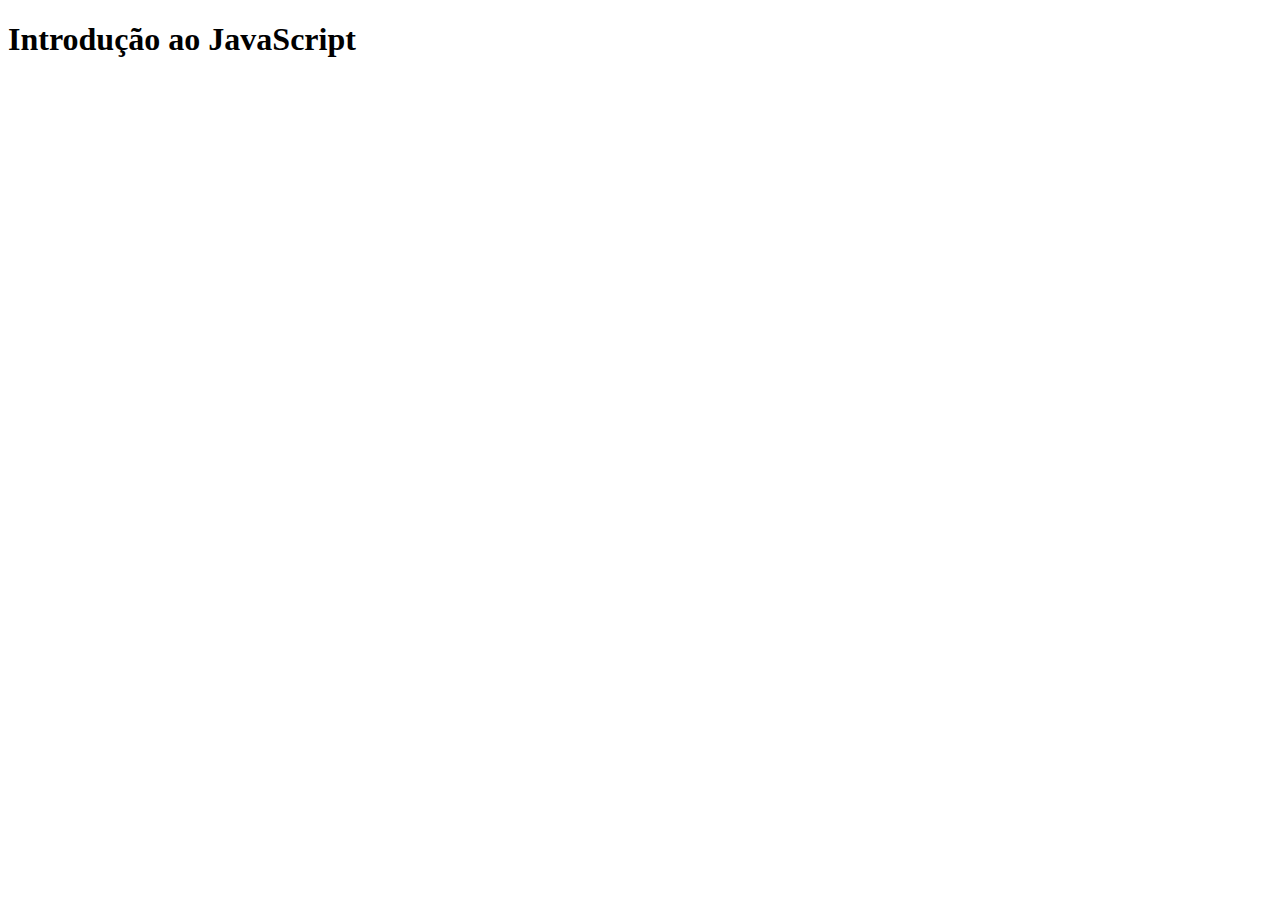
<file: Exemplos/index.html>
<!DOCTYPE html>
<html lang="pt-br">
<head>
    <meta charset="UTF-8">
    <meta name="viewport" content="width=device-width, initial-scale=1.0">
    <title>Introdução</title>
        <!-- Link para arquivo JS -->
        <script src="scrip.js"></script>
</head>
<body>
    <!-- programadora: Gabriela Malerba -->
    <h1>Introdução ao JavaScript</h1>

    <!-- Script escrito com html -->
    <script>
        console.log("Hello word!");
    </script>
</body>
</html>
</file>
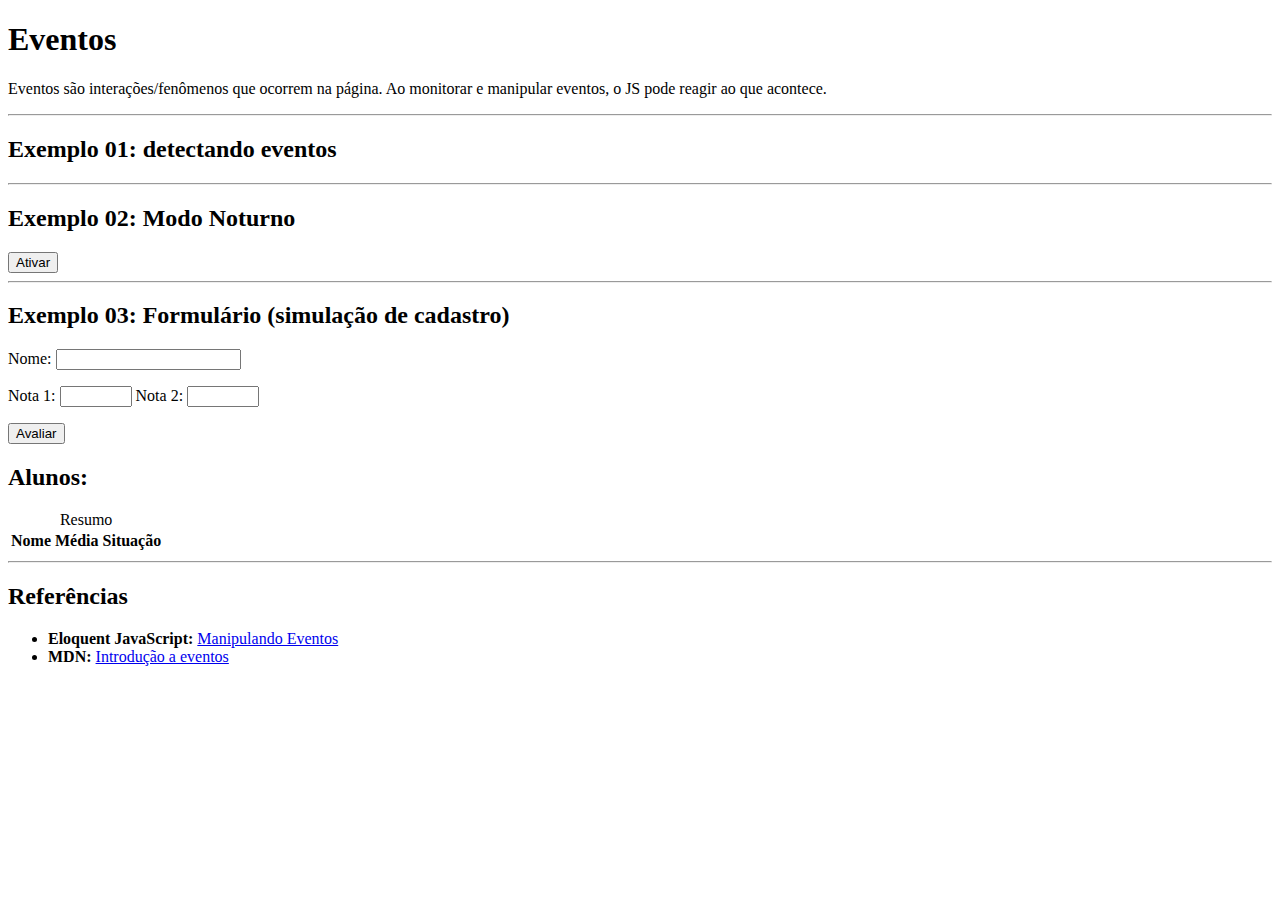
<file: Exemplos/10c-Eventos/index.html>
<!DOCTYPE html>
<html lang="pt-br">
<head>
<meta charset="UTF-8">
<meta name="viewport" content="width=device-width, initial-scale=1.0">
<title>JavaScript - Eventos</title>
<style>
img { max-width: 100%; }
.destaque { 
    background-color: yellow;
    color: red; font-weight: bold;
    border: solid 1px;
    padding: 2px;
}

.modo-noturno {
    background-color: black;
    color: white;
}
</style>
</head>
<body>
    <h1>Eventos</h1>
    <p>Eventos são interações/fenômenos que ocorrem na página. Ao monitorar e manipular eventos, o JS pode reagir ao que acontece.</p>
    <hr>
<!-- _______________________________________________________________________ -->

    <h2 id="subtitulo-exemplo01">Exemplo 01: detectando eventos</h2>
    <p id="mensagem"></p>

    <hr>
<!-- _______________________________________________________________________ -->

    <h2>Exemplo 02: Modo Noturno</h2>
    <button id="noturno">Ativar</button>  

    <hr>
<!-- _______________________________________________________________________ -->

    <h2>Exemplo 03: Formulário (simulação de cadastro)</h2>
    <form action="" method="post" id="cadastro">
        <p>
            <label for="nome">Nome:</label>
            <input type="text" id="nome" required>
        </p>
        <p>
            <label for="nota1">Nota 1:</label>
            <input type="number" id="nota1" min="0" max="10" step="0.1" required>
            <label for="nota2">Nota 2:</label>
            <input type="number" id="nota2" min="0" max="10" step="0.1" required>
        </p>
        <button id="avaliar">Avaliar</button>
    </form>
	
    <section>
        <h2>Alunos:</h2>
        
        <table>
            <caption>Resumo</caption>

            <thead> <!-- table head -->
                <tr> <!-- table row -->
                    <th>Nome</th> <!-- table heading -->
                    <th>Média</th>
                    <th>Situação</th>
                </tr>
            </thead>

            <tbody> <!-- table body -->
                <!-- As linhas/células de conteúdo
                serão geradas dinamicamente, via JS -->
            </tbody>
        </table>        

    </section>

    <hr>
<!-- _______________________________________________________________________ -->

    <h2>Referências</h2>
    <ul>
        <li><b>Eloquent JavaScript:</b> 
			<a href="https://github.com/braziljs/eloquente-javascript/blob/master/chapters/14-manipulando-eventos.md" target="_blank">
			Manipulando Eventos</a>
		</li>
        <li><b>MDN:</b> 
			<a href="https://developer.mozilla.org/pt-BR/docs/Aprender/JavaScript/Elementos_construtivos/Events" target="_blank">
			Introdução a eventos
			</a>
		</li>
    </ul>

    <script src="eventos.js"></script>

</body>
</html>
</file>
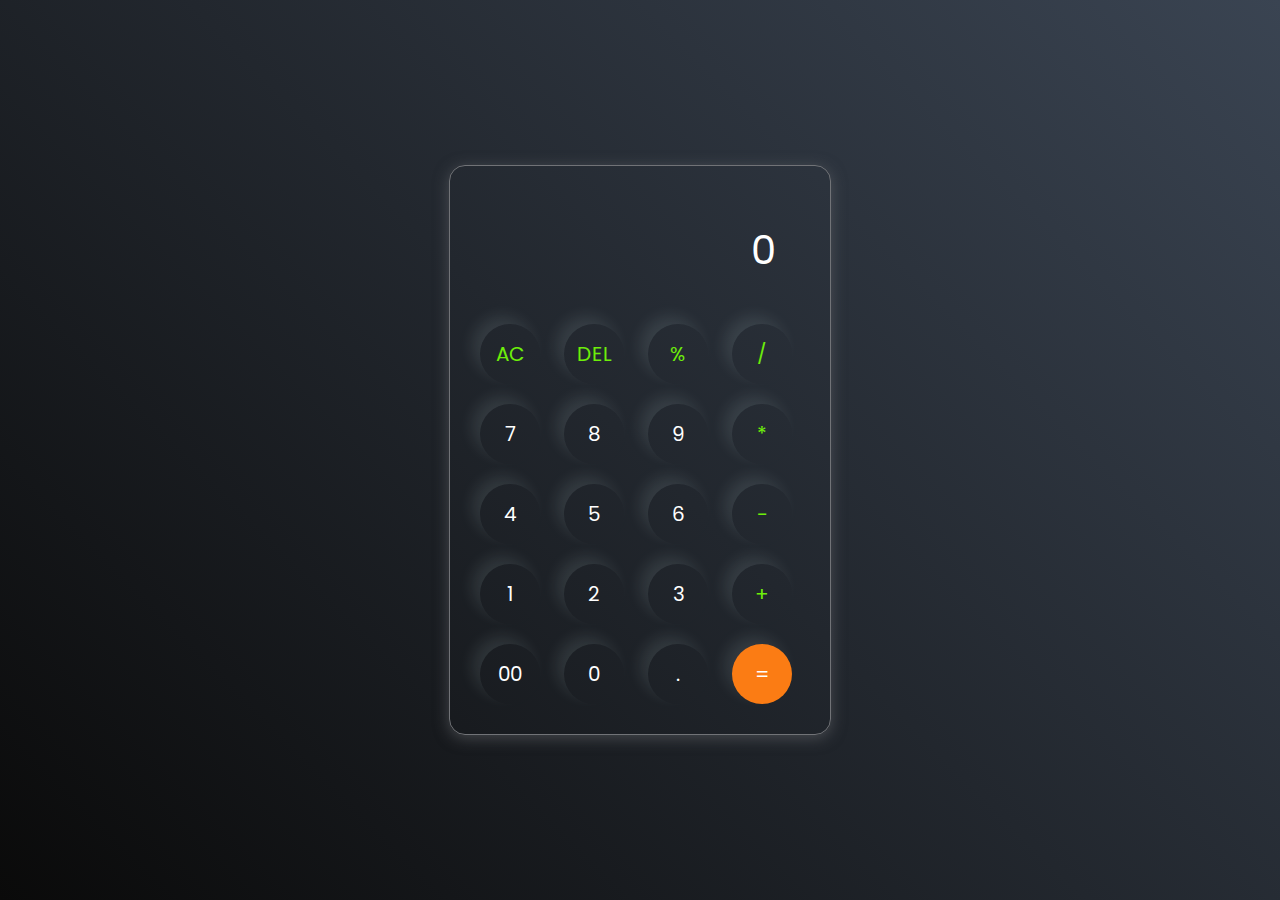
<file: Exemplos/Calculadora dark/index.html>
<!DOCTYPE html>
<html lang="pt-br">
  <head>
    <meta charset="UTF-8" />
    <meta http-equiv="X-UA-Compatible" content="IE=edge" />
    <meta name="viewport" content="width=device-width, initial-scale=1.0" />
    <title>Calculadora dark</title>

    <!-- Estilos -->
    <link rel="stylesheet" href="style.css" />
  </head>
  <body>
    <div class="container">
      <div class="calculator">
        <input type="text" id="inputBox" placeholder="0" />
        <div>
          <button class="button operator">AC</button>
          <button class="button operator">DEL</button>
          <button class="button operator">%</button>
          <button class="button operator">/</button>
        </div>
        <div>
          <button class="button">7</button>
          <button class="button">8</button>
          <button class="button">9</button>
          <button class="button operator">*</button>
        </div>
        <div>
          <button class="button">4</button>
          <button class="button">5</button>
          <button class="button">6</button>
          <button class="button operator">-</button>
        </div>
        <div>
          <button class="button">1</button>
          <button class="button">2</button>
          <button class="button">3</button>
          <button class="button operator">+</button>
        </div>

        <div>
          <button class="button">00</button>
          <button class="button">0</button>
          <button class="button">.</button>
          <button class="button equalBtn">=</button>
        </div>
      </div>
    </div>

    <!-- Link para JS -->
    <script src="script.js"></script>
  </body>
</html>
</file>
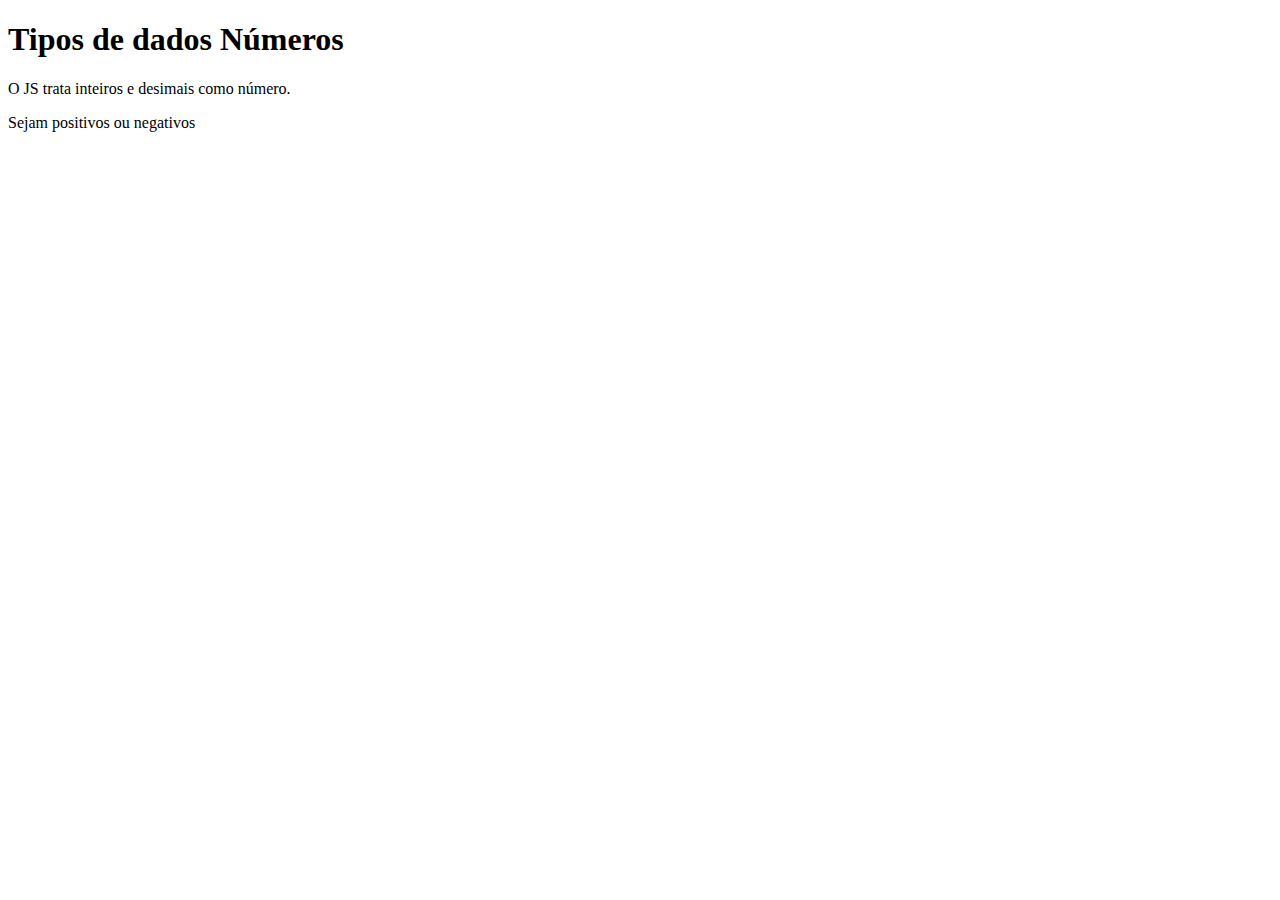
<file: Exemplos/2_TIPOS_DE_DADOS/1_numeros/index.html>
<!DOCTYPE html>
<html lang="pt-br">
<head>
    <meta charset="UTF-8">
    <meta name="viewport" content="width=device-width, initial-scale=1.0">
    <title>Tipos de dados- Números</title>
    <script src="script.js"></script>
</head>
<body>

    <!-- Programadora:Gabriela Malerba -->
    <h1>Tipos de dados Números</h1>
    <p>O JS trata inteiros e desimais como número.</p>
    <p>Sejam positivos ou negativos</p>
</body>
</html>
</file>
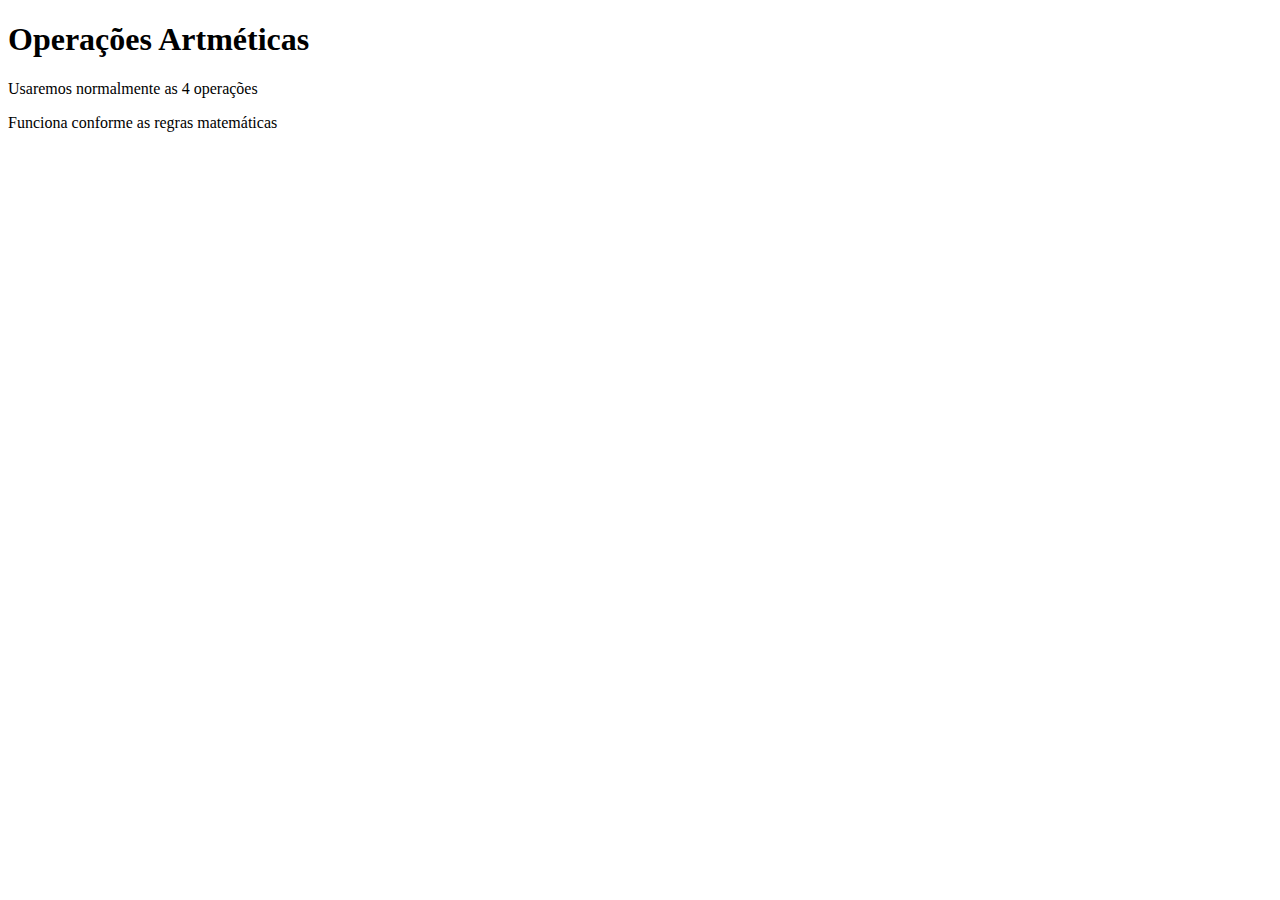
<file: Exemplos/2_TIPOS_DE_DADOS/2_operacoes_aritmeticas/index.html>
<!DOCTYPE html>
<html lang="pt-br">
<head>
    <meta charset="UTF-8">
    <meta name="viewport" content="width=device-width, initial-scale=1.0">
    <title>Operações Aritméticas</title>
    <script src="script.js"></script>
</head>
<body>
    <!-- Programadora: Gabriela Malerba -->
    <h1>Operações Artméticas</h1>
    <p>Usaremos normalmente as 4 operações</p>
    <p>Funciona conforme as regras matemáticas</p>
    
</body>
</html>
</file>
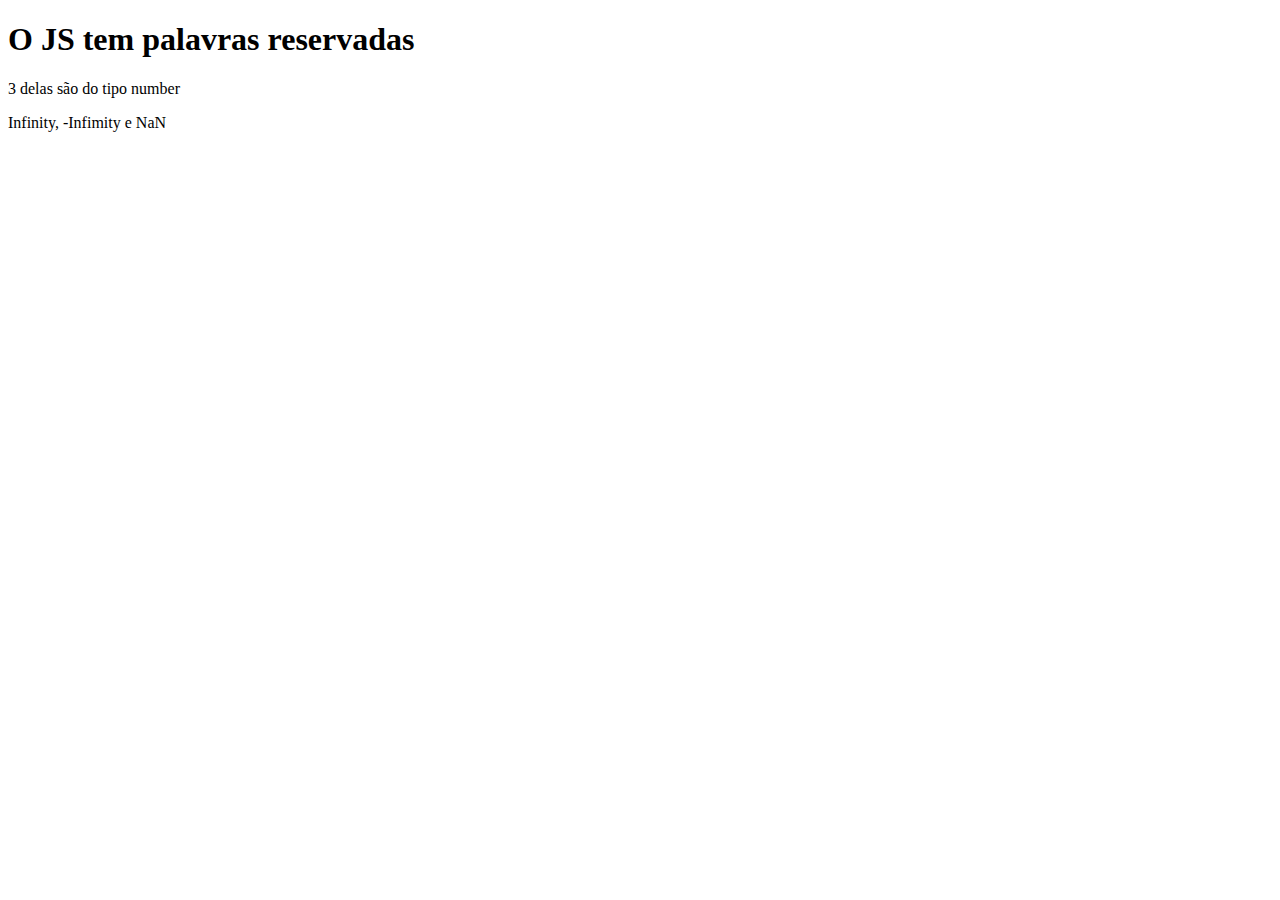
<file: Exemplos/2_TIPOS_DE_DADOS/3_numeros especiais/index.html>
<!DOCTYPE html>
<html lang="pt-br">
<head>
    <meta charset="UTF-8">
    <meta name="viewport" content="width=device-width, initial-scale=1.0">
    <title>Numeros Especiais</title>
    <script src="script.js"></script>
</head>
<!-- Programadora: Gabriela Malerba -->
<body>
    <h1>O JS tem palavras reservadas</h1>
    <p>3 delas são do tipo number</p>
    <p>Infinity, -Infimity e NaN</p>
    
</body>
</html>
</file>
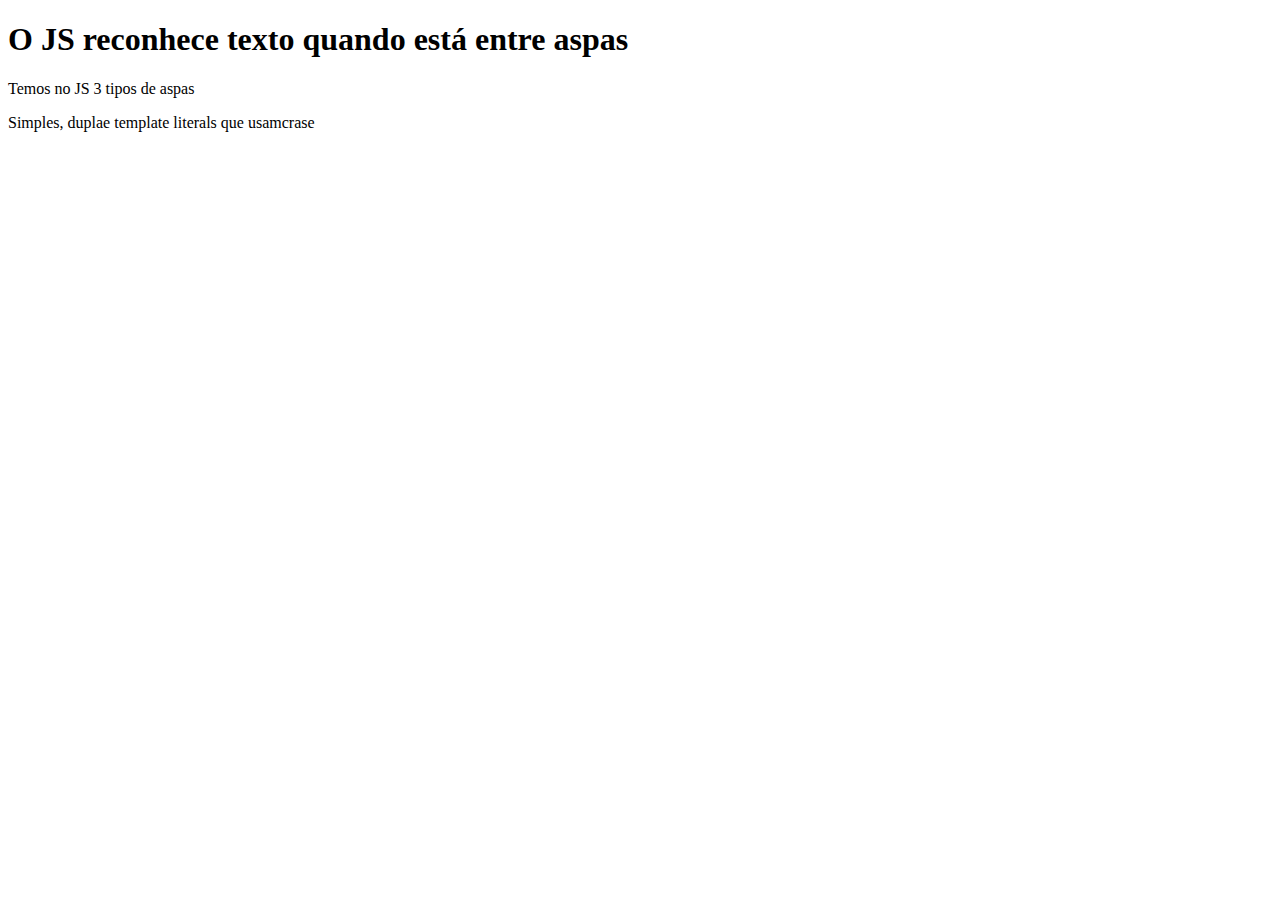
<file: Exemplos/2_TIPOS_DE_DADOS/4_string/index.html>
<!DOCTYPE html>
<html lang="pt-br">
<head>
    <meta charset="UTF-8">
    <meta name="viewport" content="width=device-width, initial-scale=1.0">
    <title>Texto</title>
    <script src="script.js"></script>
</head>
<!-- Programadora: Gabriela Malerba -->
<body>
    <h1>O JS reconhece texto quando está entre aspas</h1>
    <p>Temos no JS 3 tipos de aspas</p>
    <p>Simples, duplae template literals que usamcrase</p>
    
</body>
</html>
</file>
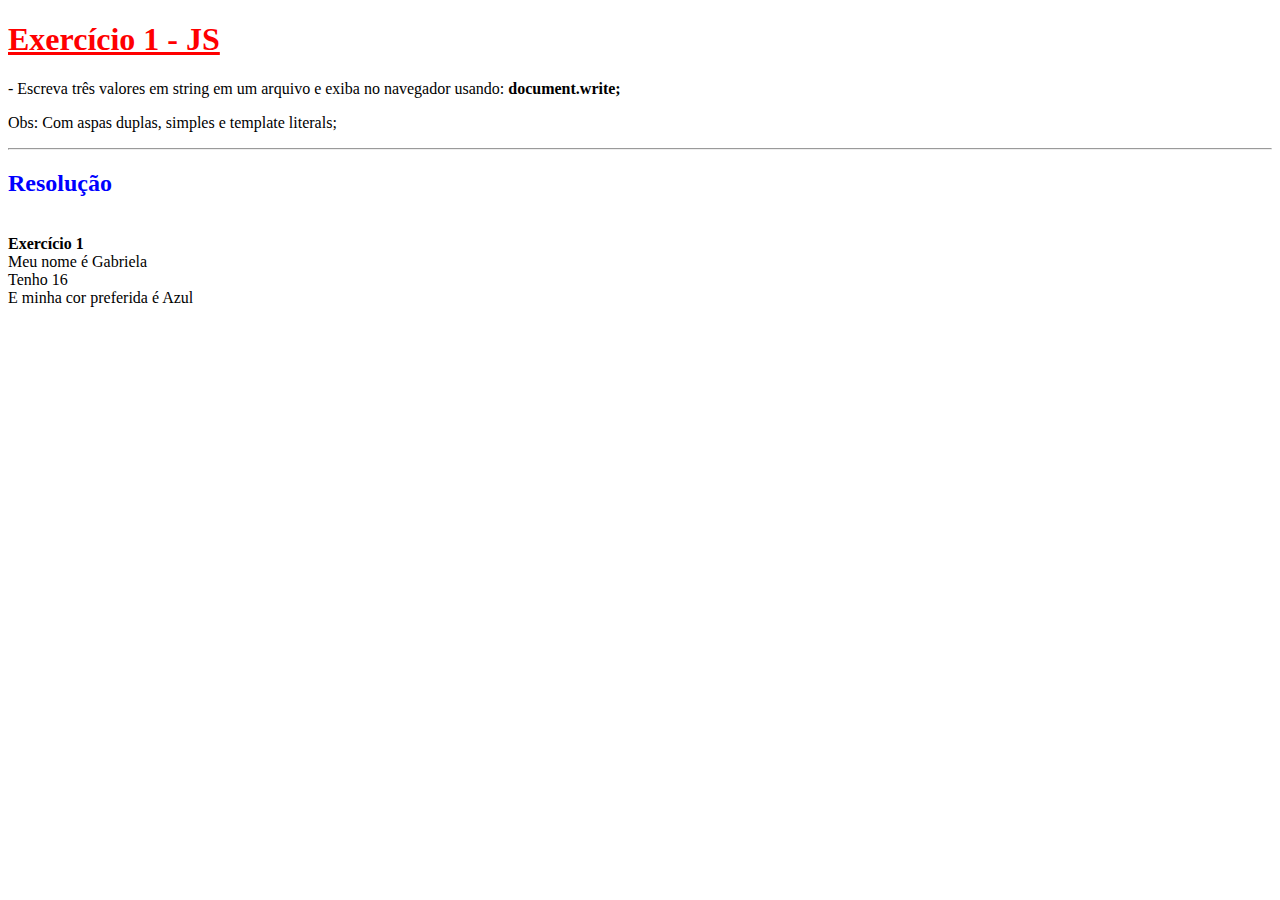
<file: Exemplos/Exercícios JS/1_exercicio_JS_(Sintaxe)/index.html>
<!DOCTYPE html>
<html lang="pt-br">
<head>
  <meta charset="UTF-8">
  <title>Exercício 01 - JS</title>

</head>
<body>

  <h1 style="color: red;text-decoration: underline;">Exercício 1 - JS</h1>

  <p> - Escreva três valores em string em um arquivo e exiba no navegador usando: <strong>document.write;</strong></p>
  <p>Obs: Com aspas duplas, simples e template literals;</p>
  <hr>

  <!-- Link para JS -->
  <script src="scripts.js"></script>
</body>
</html>
</file>
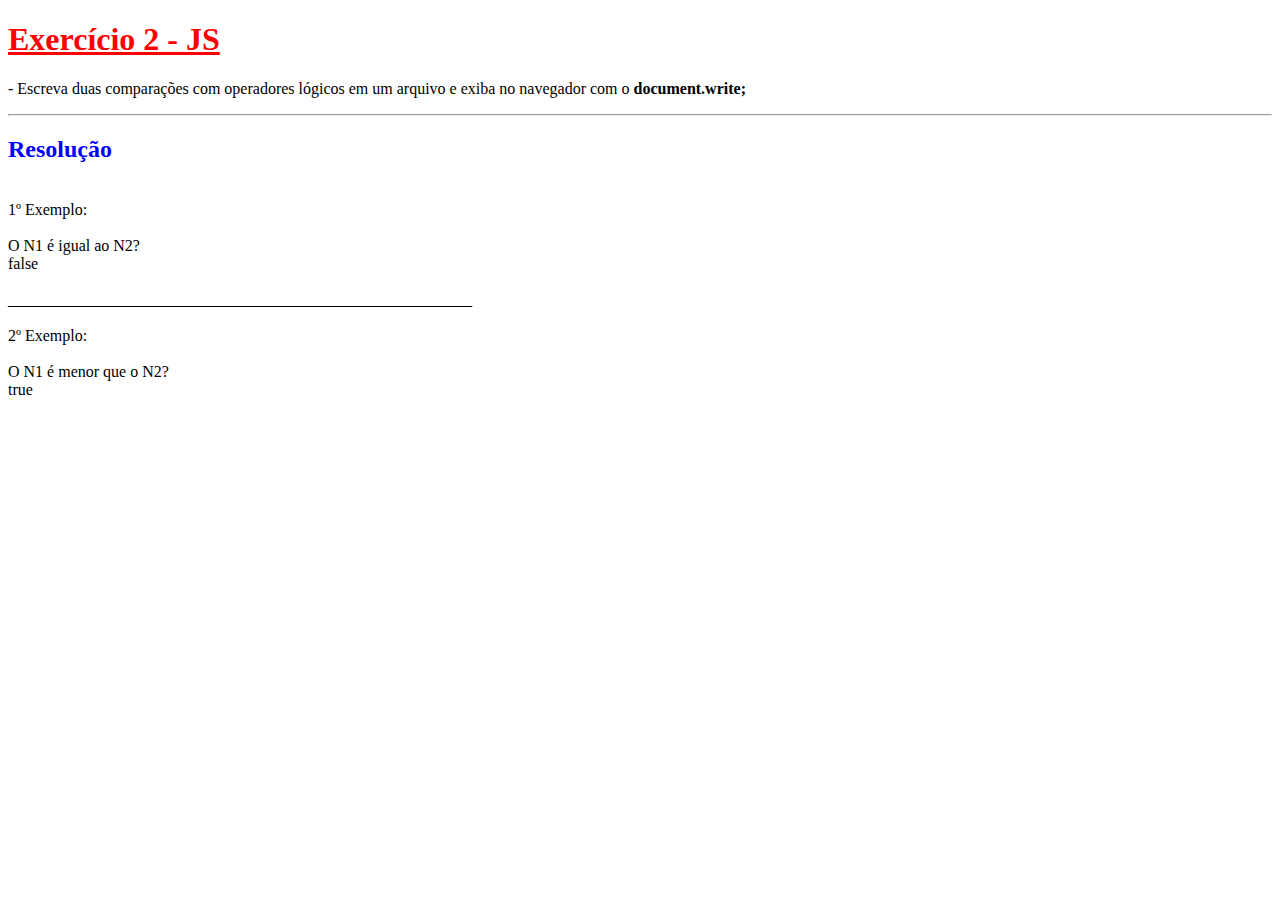
<file: Exemplos/Exercícios JS/2_exercicio_JS_(Comparação)/index.html>
<!DOCTYPE html>
<html lang="pt-br">
<head>
  <meta charset="UTF-8">
  <title>Exercício 02 - JS</title>

</head>
<body>

  <h1 style="color: red;text-decoration: underline">Exercício 2 - JS</h1>

  <p> - Escreva duas comparações com operadores lógicos em um arquivo e exiba no navegador com o <strong>document.write;</strong></p>
  <hr>
  
  <!-- Link para JS -->
  <script src="scripts.js"></script>
</body>
</html>
</file>
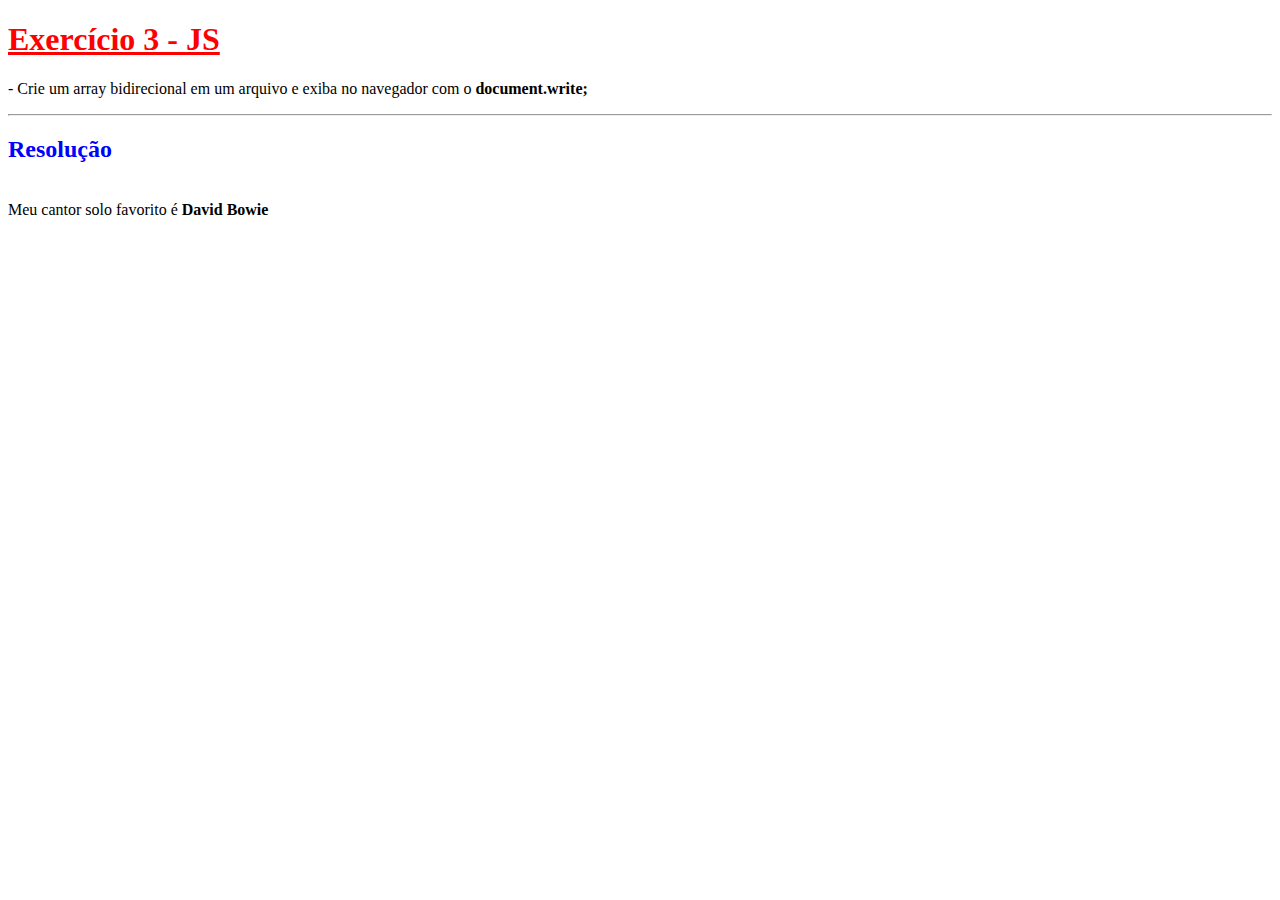
<file: Exemplos/Exercícios JS/3_exercicio_JS_(Array bidirecional)/index.html>
<!DOCTYPE html>
<html lang="pt-br">
<head>
  <meta charset="UTF-8">
  <title>Exercício 03 - JS</title>

</head>
<body>

  <h1 style="color: red;text-decoration: underline">Exercício 3 - JS</h1>

  <p> - Crie um array bidirecional em um arquivo e exiba no navegador com o <strong>document.write;</strong></p>
  <hr>
  
  <!-- Link para JS -->
  <script src="scripts.js"></script>
</body>
</html>
</file>
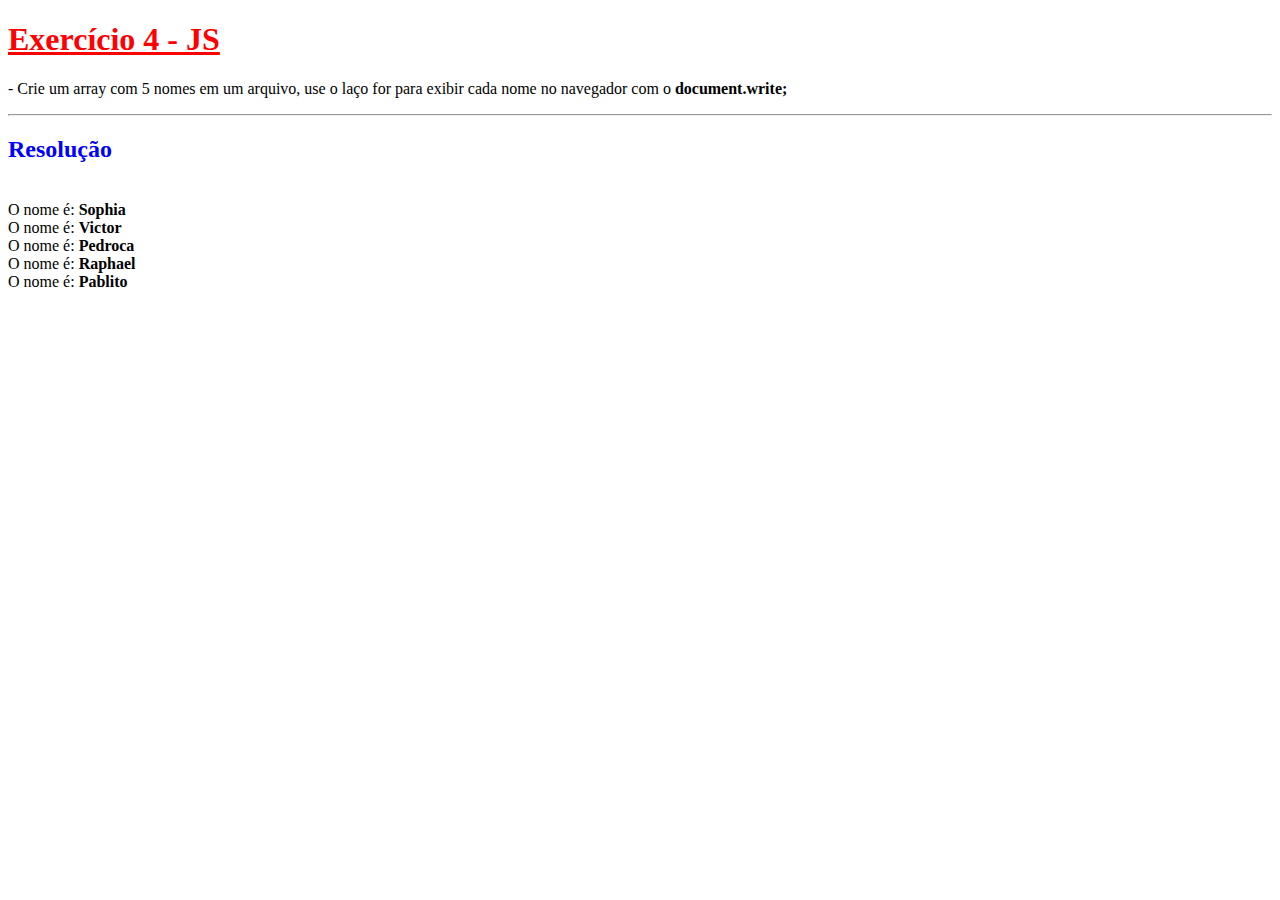
<file: Exemplos/Exercícios JS/4_exercicio_JS_(Array e Loop)/index.html>
<!DOCTYPE html>
<html lang="pt-br">
<head>
  <meta charset="UTF-8">
  <title>Exercício 04 - JS</title>

</head>
<body>

  <h1 style="color: red;text-decoration: underline">Exercício 4 - JS</h1>

  <p> - Crie um array com 5 nomes em um arquivo, use o laço for para exibir cada nome no navegador com o <strong>document.write;</strong></p>
  <hr>
  
  <!-- Link para JS -->
  <script src="scripts.js"></script>
</body>
</html>
</file>
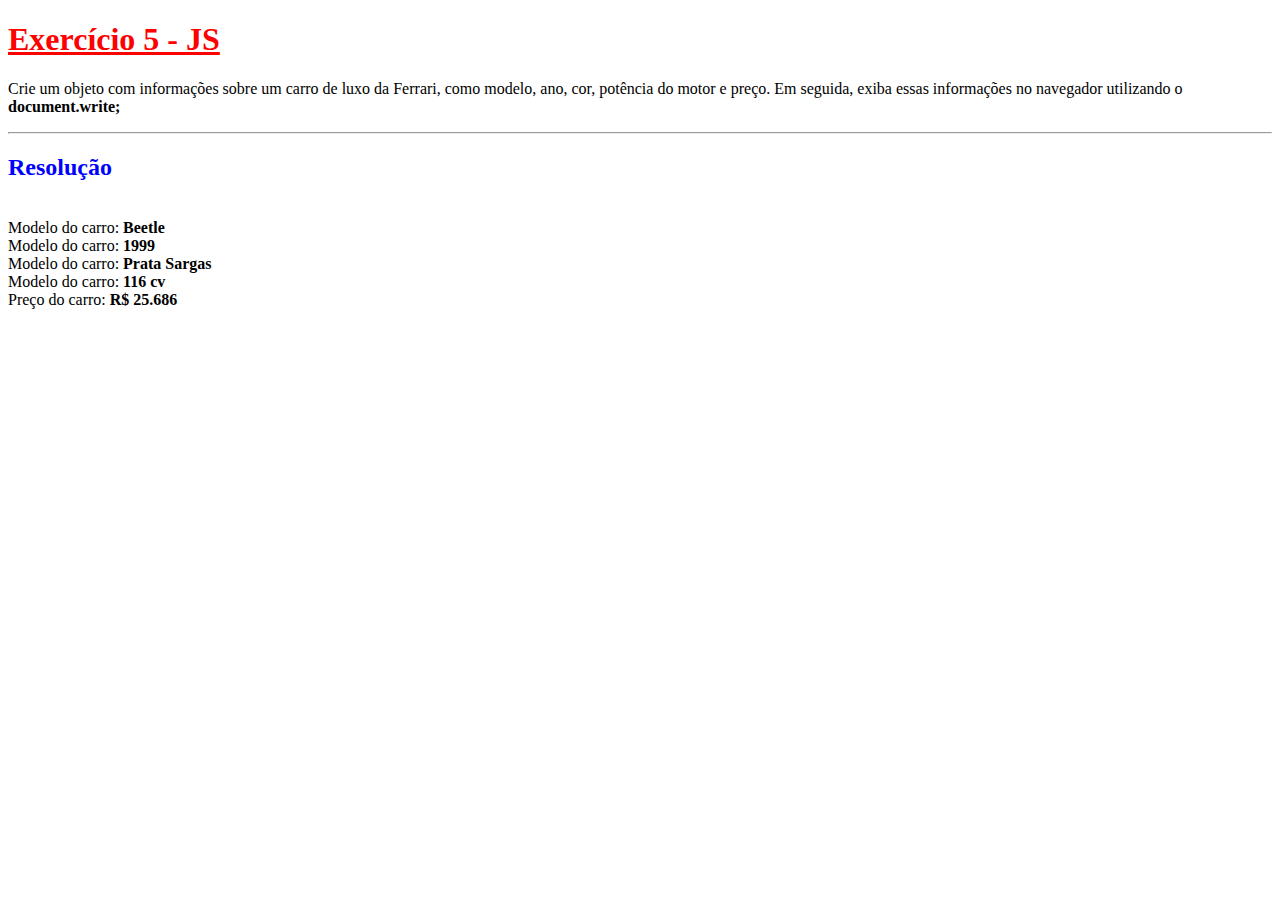
<file: Exemplos/Exercícios JS/5_exercicio_JS_(Objeto)/index.html>
<!DOCTYPE html>
<html lang="pt-br">
<head>
  <meta charset="UTF-8">
  <title>Exercício 05 - JS</title>

</head>
<body>

  <h1 style="color: red;text-decoration: underline">Exercício 5 - JS</h1>

  <p>
    Crie um objeto com informações sobre um carro de luxo da Ferrari, como modelo, ano, cor, potência do motor e preço. Em seguida, exiba essas informações no navegador utilizando o <strong>document.write;</strong>
  </p>
  
  <hr>
  
  <!-- Link para JS -->
  <script src="scripts.js"></script>
</body>
</html>
</file>
<file: Exemplos/Calculadora dark/style.css>
/* Importa a fonte 'Poppins' com peso 500 do Google Fonts. */
@import url('https://fonts.googleapis.com/css2?family=Poppins:wght@500&display=swap');

/* Digite o CSS aqui */
* {
    margin: 0;
    padding: 0;
    box-sizing: border-box;
    font-family: 'Poppins', 'sans-serif';
}

body {
    height: 100vh;
    width: 100%;
    display: flex;
    justify-content: center;
    align-items: center;
    background: linear-gradient(45deg, #0a0a0a, #3a4452);
}

.calculator {
    border: 1px solid #717377;
    padding: 20px;
    border-radius: 16px;
    background: transparent;
    box-shadow: 0px 3px 15px rgba(113, 115, 119, 0.5);
}

input{
    width: 320px;
    border: none;
    padding: 24px;
    margin: 10px;
    background: transparent;
    box-shadow: 0px 3px 15px rgbs(84, 84, 84, 0.1);
    font-size: 40px;
    text-align: right;
    cursor: pointer;
    color: #ffffff;
}

input::placeholder {
   color: #ffffff;
}

button{
    border: none;
    width: 60px;
    height: 60px;
    margin: 10px;
    border-radius: 50%;
    background: transparent;
    color: #ffffff;
    font-size: 20px;
    box-shadow: -8px -8px 15px rgba(225, 255, 255, 0.1);
    cursor: pointer;
}

.equalBtn {
    background-color: #fb7c14;
}

.operator{
    color: #6dee0a;
}
</file>
